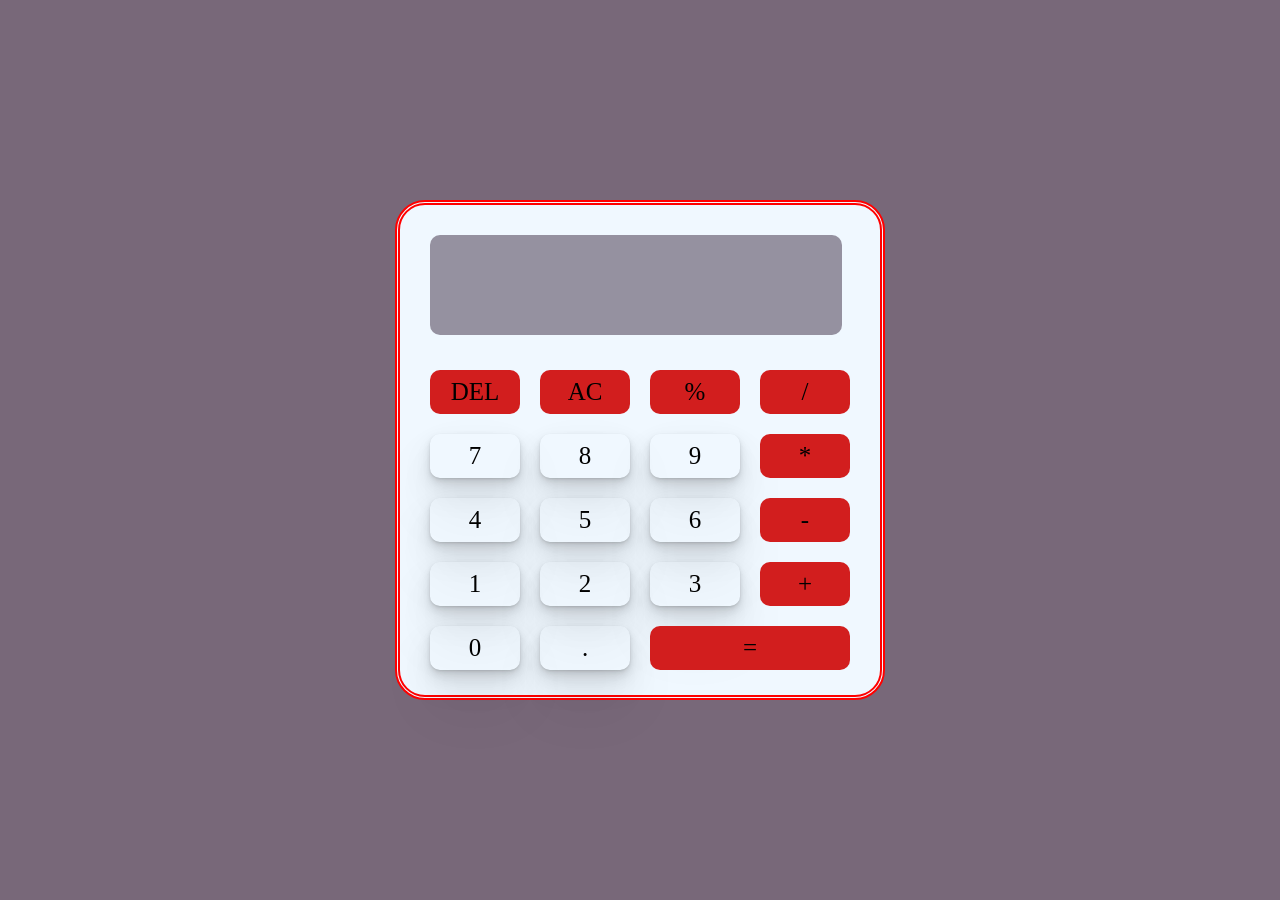
<file: calculator/index.html>
<!DOCTYPE html>
<html lang="en">
<head>
    <meta charset="UTF-8">
    <meta name="viewport" content="width=device-width, initial-scale=1.0">
    <title>day 8</title>
    <link rel="stylesheet" href="style.css">
</head>
<body>
    <div class="container">
 <input type="text" class="inputbox">
 <div class="btn-container">
     <div class="btn1" onclick="deleteData()">DEL</div>
     <divc class="btn1" onclick="clearData()">AC</divc>
   <div class="btn1" onclick="value('%')">%</div>
   <div class="btn1" onclick="value('/')">/</div>
   <div class="btn2" onclick=" value(7)">7</div>
   <div class="btn2" onclick="value(8)">8</div>
   <div class="btn2" onclick="value(9)">9</div>
   <div class="btn1" onclick="value('*')">*</div>
   <div class="btn2" onclick="value(4)">4</div>
   <div class="btn2" onclick="value(5)">5</div>
   <div class="btn2" onclick="value(6)">6</div>
   <div class="btn1" onclick="value('-')">-</div>
   <div class="btn2" onclick="value(1)">1</div>
   <div class="btn2" onclick="value(2)">2</div>
   <div class="btn2" onclick="value(3)">3</div>
   <div class="btn1" onclick="value('+')">+</div>
   <div class="btn2" onclick="value(0)">0</div>
   <div class="btn2" onclick="value('.')">.</div>
   <div class="btn1" onclick="calculate('=') "id="equal">=</div>

 </div>

    </div>
    <script src="script.js"></script>
</body>
</html>
</file>
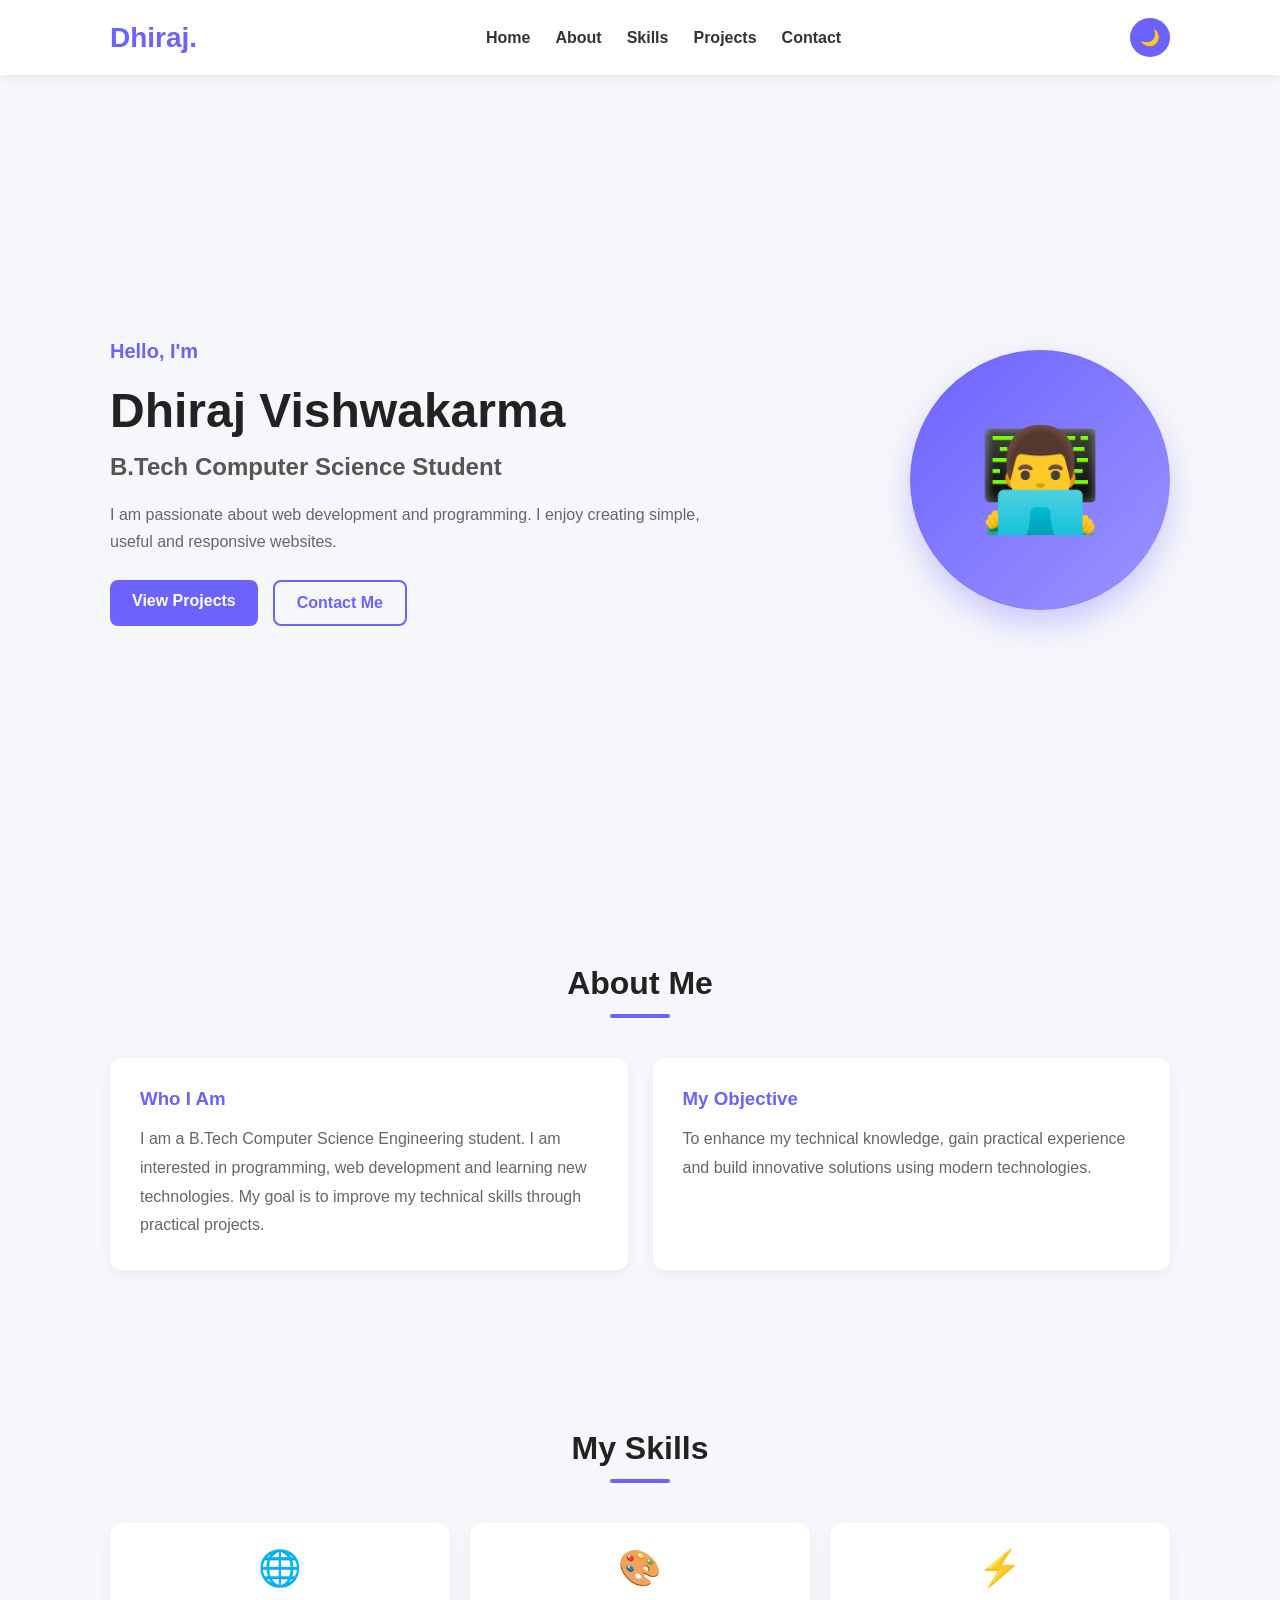
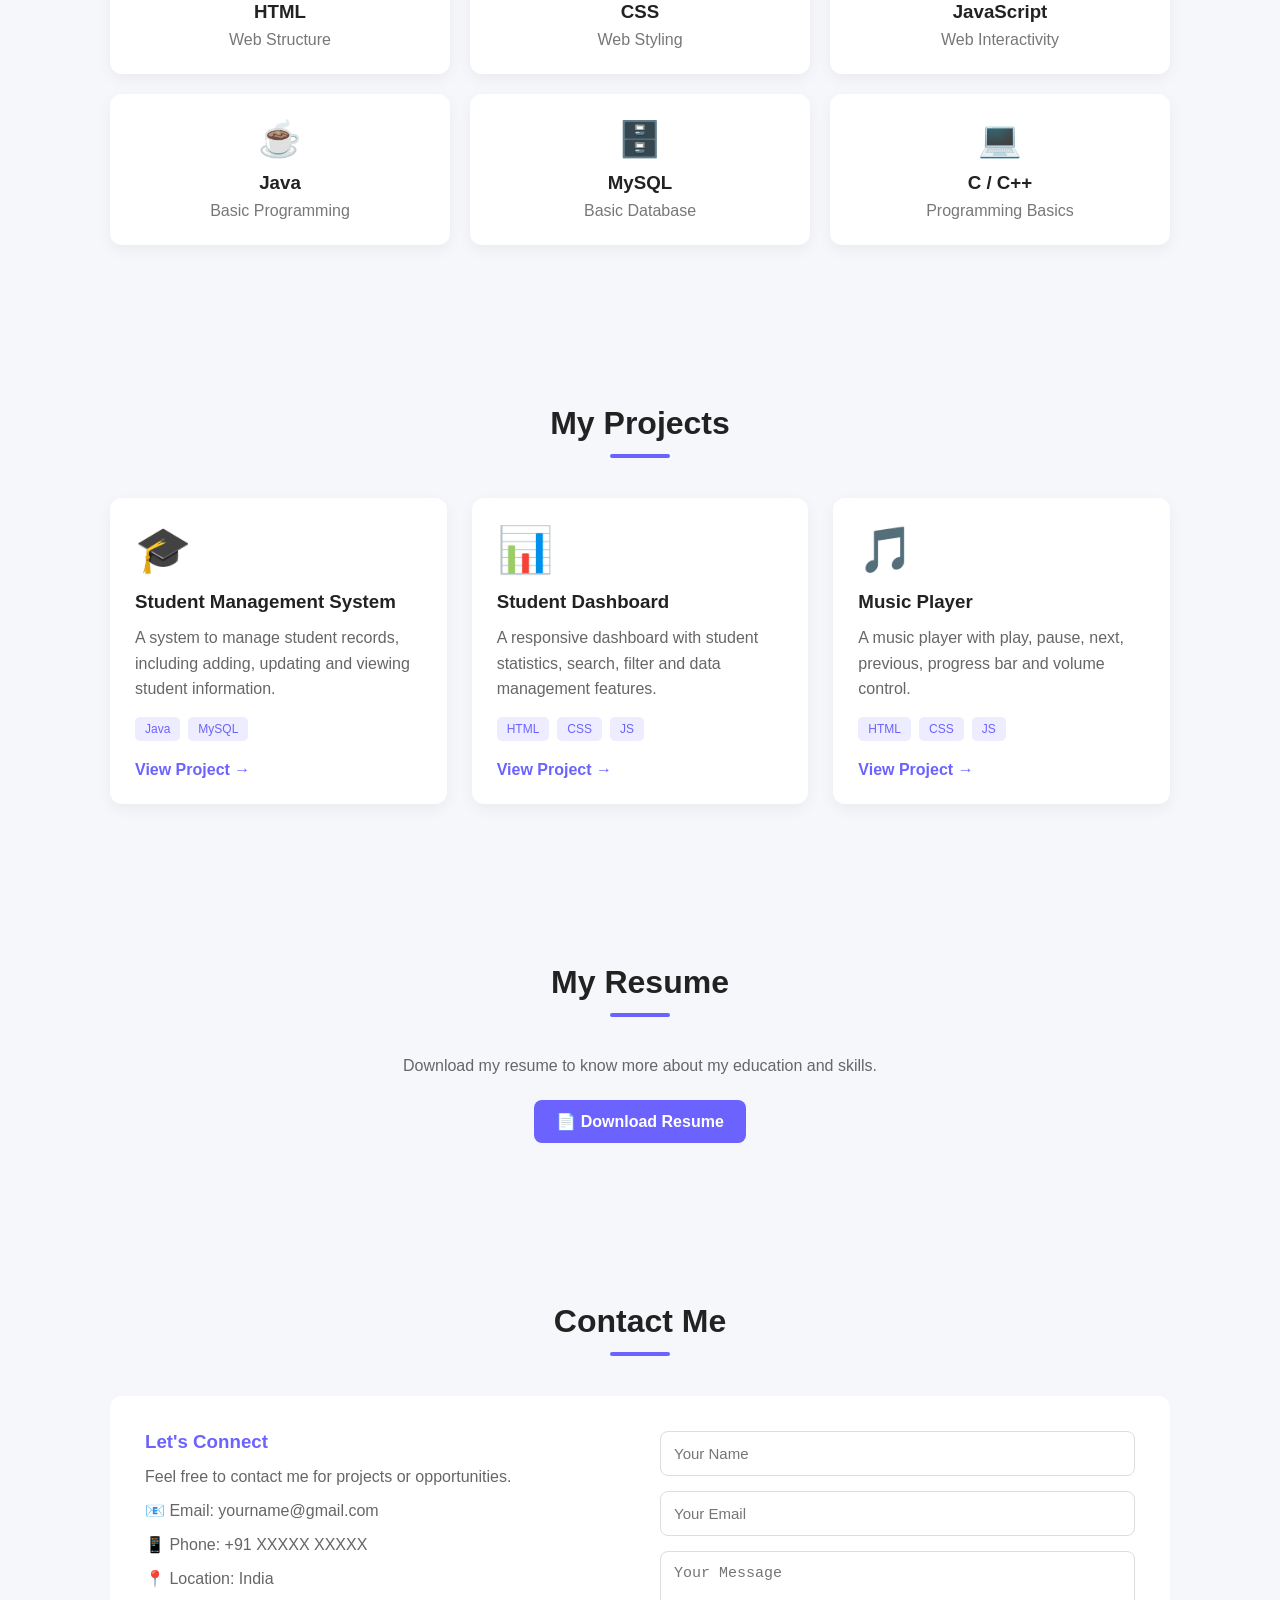
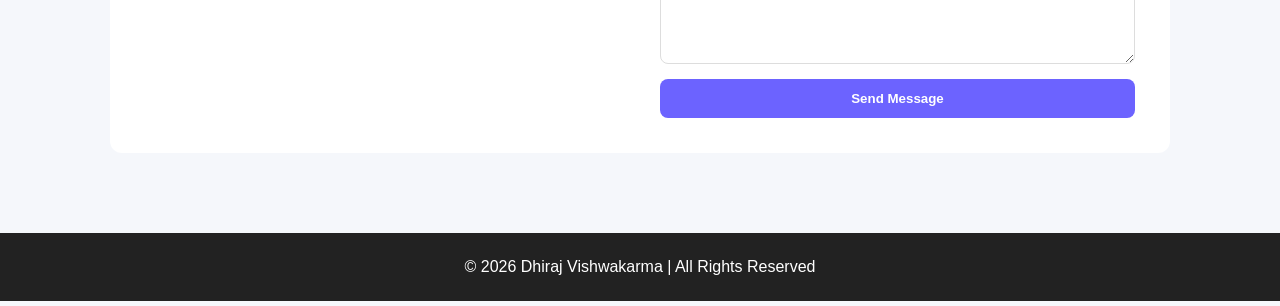
<file: portfollio/index.html>
<!DOCTYPE html>
<html lang="en">
<head>
    <meta charset="UTF-8">
    <meta name="viewport" content="width=device-width, initial-scale=1.0">
    <title>Dhiraj | Portfolio</title>
    <link rel="stylesheet" href="style.css">
</head>
<body>

    <!-- Navbar -->
    <header>
        <nav class="navbar">
            <h2 class="logo">Dhiraj.</h2>

            <ul class="nav-links">
                <li><a href="#home">Home</a></li>
                <li><a href="#about">About</a></li>
                <li><a href="#skills">Skills</a></li>
                <li><a href="#projects">Projects</a></li>
                <li><a href="#contact">Contact</a></li>
            </ul>

            <button id="themeBtn">🌙</button>
        </nav>
    </header>

    <!-- Home -->
    <section id="home" class="hero">
        <div class="hero-text">
            <p>Hello, I'm</p>
            <h1>Dhiraj Vishwakarma</h1>
            <h2>B.Tech Computer Science Student</h2>
            <p>
                I am passionate about web development and programming.
                I enjoy creating simple, useful and responsive websites.
            </p>

            <div class="hero-buttons">
                <a href="#projects" class="btn">View Projects</a>
                <a href="#contact" class="btn outline">Contact Me</a>
            </div>
        </div>

        <div class="hero-image">
            <div class="profile-circle">👨‍💻</div>
        </div>
    </section>

    <!-- About -->
    <section id="about" class="section">
        <h2 class="section-title">About Me</h2>

        <div class="about-content">
            <div class="about-card">
                <h3>Who I Am</h3>
                <p>
                    I am a B.Tech Computer Science Engineering student.
                    I am interested in programming, web development and
                    learning new technologies. My goal is to improve my
                    technical skills through practical projects.
                </p>
            </div>

            <div class="about-card">
                <h3>My Objective</h3>
                <p>
                    To enhance my technical knowledge, gain practical
                    experience and build innovative solutions using
                    modern technologies.
                </p>
            </div>
        </div>
    </section>

    <!-- Skills -->
    <section id="skills" class="section">
        <h2 class="section-title">My Skills</h2>

        <div class="skills-container">
            <div class="skill-card">
                <span>🌐</span>
                <h3>HTML</h3>
                <p>Web Structure</p>
            </div>

            <div class="skill-card">
                <span>🎨</span>
                <h3>CSS</h3>
                <p>Web Styling</p>
            </div>

            <div class="skill-card">
                <span>⚡</span>
                <h3>JavaScript</h3>
                <p>Web Interactivity</p>
            </div>

            <div class="skill-card">
                <span>☕</span>
                <h3>Java</h3>
                <p>Basic Programming</p>
            </div>

            <div class="skill-card">
                <span>🗄️</span>
                <h3>MySQL</h3>
                <p>Basic Database</p>
            </div>

            <div class="skill-card">
                <span>💻</span>
                <h3>C / C++</h3>
                <p>Programming Basics</p>
            </div>
        </div>
    </section>

    <!-- Projects -->
    <section id="projects" class="section">
        <h2 class="section-title">My Projects</h2>

        <div class="projects-container">
            <div class="project-card">
                <div class="project-icon">🎓</div>
                <h3>Student Management System</h3>
                <p>
                    A system to manage student records, including
                    adding, updating and viewing student information.
                </p>
                <div class="project-tags">
                    <span>Java</span>
                    <span>MySQL</span>
                </div>
                <a href="#" class="project-btn">View Project →</a>
            </div>

            <div class="project-card">
                <div class="project-icon">📊</div>
                <h3>Student Dashboard</h3>
                <p>
                    A responsive dashboard with student statistics,
                    search, filter and data management features.
                </p>
                <div class="project-tags">
                    <span>HTML</span>
                    <span>CSS</span>
                    <span>JS</span>
                </div>
                <a href="#" class="project-btn">View Project →</a>
            </div>

            <div class="project-card">
                <div class="project-icon">🎵</div>
                <h3>Music Player</h3>
                <p>
                    A music player with play, pause, next, previous,
                    progress bar and volume control.
                </p>
                <div class="project-tags">
                    <span>HTML</span>
                    <span>CSS</span>
                    <span>JS</span>
                </div>
                <a href="#" class="project-btn">View Project →</a>
            </div>
        </div>
    </section>

    <!-- Resume -->
    <section id="resume" class="section resume-section">
        <h2 class="section-title">My Resume</h2>
        <p>Download my resume to know more about my education and skills.</p>
        <a href="resume.pdf" download class="btn">📄 Download Resume</a>
    </section>

    <!-- Contact -->
    <section id="contact" class="section">
        <h2 class="section-title">Contact Me</h2>

        <div class="contact-container">
            <div class="contact-info">
                <h3>Let's Connect</h3>
                <p>Feel free to contact me for projects or opportunities.</p>
                <p>📧 Email: yourname@gmail.com</p>
                <p>📱 Phone: +91 XXXXX XXXXX</p>
                <p>📍 Location: India</p>
            </div>

            <form id="contactForm">
                <input type="text" id="name" placeholder="Your Name" required>
                <input type="email" id="email" placeholder="Your Email" required>
                <textarea id="message" placeholder="Your Message" rows="5" required></textarea>
                <button type="submit" class="btn">Send Message</button>
            </form>
        </div>
    </section>

    <!-- Footer -->
    <footer>
        <p>© 2026 Dhiraj Vishwakarma | All Rights Reserved</p>
    </footer>

    <script src="script.js"></script>
</body>
</html>
</file>
<file: calculator/style.css>
* {
    padding: 0;
    margin: 0;
    box-sizing: border-box;
}

body {
    display: grid;
    height: 100vh;
    width: 100wh;
    place-items: center;
    background-color: rgb(120, 104, 121);
}

.container {
    height: 500px;
    width: 490px;
    border: 5px double red;
    border-radius: 30px;
    padding: 30px;
    background-color: aliceblue;
}

input {
    height: 100px;
    width: 98%;
    font-size: 60px;
    text-align: right;
    border-radius: 10px;
    background-color: rgb(149, 145, 160);
    border: none;
    outline: none;
    padding: 10px;
}

.btn-container {
    width: 100%;
    height: 300px;
    display: grid;
    grid-template-columns: repeat(4, 1fr);
    grid-template-rows: repeat(5, 1fr);
    margin-top: 35px;
    gap: 20px;
}

.btn1 {
    background-color: rgb(210, 30, 30);
    display: flex;
    align-items: center;
    justify-content: center;
    border-radius: 10px;
    font-size: 25px;
    cursor: pointer;
}

.btn2 {
     display: flex;
    align-items: center;
    justify-content: center;
    border-radius: 10px;
    font-size: 25px;
    cursor: pointer;
    box-shadow: rgba(0, 0, 0, 0.07) 0px 1px 2px, rgba(0, 0, 0, 0.07) 0px 2px 4px, rgba(0, 0, 0, 0.07) 0px 4px 8px, rgba(0, 0, 0, 0.07) 0px 8px 16px, rgba(0, 0, 0, 0.07) 0px 16px 32px, rgba(0, 0, 0, 0.07) 0px 32px 64px;
}
.btn1:hover,.btn2:hover{
    background-color: rgb(161, 144, 122);
}

#equal{
    grid-column-start: 3;
    grid-column-end: 5;
}
</file>
<file: portfollio/style.css>
* {
    margin: 0;
    padding: 0;
    box-sizing: border-box;
    scroll-behavior: smooth;
}

body {
    font-family: Arial, sans-serif;
    background: #f5f7fb;
    color: #222;
    transition: 0.3s;
}

header {
    background: white;
    box-shadow: 0 2px 10px rgba(0,0,0,0.08);
    position: sticky;
    top: 0;
    z-index: 100;
}

.navbar {
    max-width: 1100px;
    margin: auto;
    padding: 18px 20px;
    display: flex;
    justify-content: space-between;
    align-items: center;
}

.logo {
    color: #6c63ff;
    font-size: 28px;
}

.nav-links {
    display: flex;
    list-style: none;
    gap: 25px;
}

.nav-links a {
    text-decoration: none;
    color: #333;
    font-weight: bold;
    transition: 0.3s;
}

.nav-links a:hover {
    color: #6c63ff;
}

#themeBtn {
    border: none;
    background: #6c63ff;
    color: white;
    padding: 10px;
    border-radius: 50%;
    cursor: pointer;
    font-size: 16px;
}

.hero {
    max-width: 1100px;
    min-height: 90vh;
    margin: auto;
    padding: 60px 20px;
    display: flex;
    justify-content: space-between;
    align-items: center;
    gap: 40px;
}

.hero-text {
    max-width: 600px;
    animation: slideIn 1s ease;
}

.hero-text > p:first-child {
    color: #6c63ff;
    font-size: 20px;
    font-weight: bold;
}

.hero h1 {
    font-size: 48px;
    margin: 15px 0;
}

.hero h2 {
    color: #555;
    margin-bottom: 20px;
}

.hero-text p {
    line-height: 1.7;
    color: #666;
}

.hero-buttons {
    margin-top: 25px;
    display: flex;
    gap: 15px;
}

.btn {
    display: inline-block;
    padding: 12px 22px;
    background: #6c63ff;
    color: white;
    text-decoration: none;
    border-radius: 8px;
    border: none;
    cursor: pointer;
    font-weight: bold;
    transition: 0.3s;
}

.btn:hover {
    background: #5148d9;
    transform: translateY(-3px);
}

.outline {
    background: transparent;
    color: #6c63ff;
    border: 2px solid #6c63ff;
}

.outline:hover {
    color: white;
}

.hero-image {
    display: flex;
    justify-content: center;
    align-items: center;
}

.profile-circle {
    width: 260px;
    height: 260px;
    border-radius: 50%;
    background: linear-gradient(135deg, #6c63ff, #9b94ff);
    display: flex;
    justify-content: center;
    align-items: center;
    font-size: 100px;
    box-shadow: 0 15px 30px rgba(108,99,255,0.3);
    animation: float 3s infinite ease-in-out;
}

.section {
    max-width: 1100px;
    margin: auto;
    padding: 80px 20px;
}

.section-title {
    text-align: center;
    font-size: 32px;
    margin-bottom: 40px;
    color: #222;
}

.section-title::after {
    content: "";
    display: block;
    width: 60px;
    height: 4px;
    background: #6c63ff;
    margin: 12px auto;
    border-radius: 5px;
}

.about-content {
    display: grid;
    grid-template-columns: 1fr 1fr;
    gap: 25px;
}

.about-card {
    background: white;
    padding: 30px;
    border-radius: 12px;
    box-shadow: 0 5px 15px rgba(0,0,0,0.05);
    transition: 0.3s;
}

.about-card:hover {
    transform: translateY(-5px);
}

.about-card h3 {
    color: #6c63ff;
    margin-bottom: 15px;
}

.about-card p {
    line-height: 1.8;
    color: #666;
}

.skills-container {
    display: grid;
    grid-template-columns: repeat(3, 1fr);
    gap: 20px;
}

.skill-card {
    background: white;
    padding: 25px;
    text-align: center;
    border-radius: 12px;
    transition: 0.3s;
    box-shadow: 0 5px 15px rgba(0,0,0,0.05);
}

.skill-card:hover {
    transform: translateY(-8px);
    box-shadow: 0 10px 20px rgba(108,99,255,0.15);
}

.skill-card span {
    font-size: 35px;
}

.skill-card h3 {
    margin: 12px 0 8px;
}

.skill-card p {
    color: #777;
}

.projects-container {
    display: grid;
    grid-template-columns: repeat(3, 1fr);
    gap: 25px;
}

.project-card {
    background: white;
    padding: 25px;
    border-radius: 12px;
    box-shadow: 0 5px 15px rgba(0,0,0,0.05);
    transition: 0.3s;
}

.project-card:hover {
    transform: translateY(-8px);
    box-shadow: 0 10px 25px rgba(108,99,255,0.15);
}

.project-icon {
    font-size: 45px;
    margin-bottom: 15px;
}

.project-card h3 {
    margin-bottom: 12px;
}

.project-card p {
    color: #666;
    line-height: 1.6;
    margin-bottom: 15px;
}

.project-tags {
    display: flex;
    flex-wrap: wrap;
    gap: 8px;
    margin-bottom: 20px;
}

.project-tags span {
    background: #eeedff;
    color: #6c63ff;
    padding: 5px 10px;
    border-radius: 5px;
    font-size: 12px;
}

.project-btn {
    color: #6c63ff;
    text-decoration: none;
    font-weight: bold;
}

.resume-section {
    text-align: center;
}

.resume-section p {
    margin-bottom: 25px;
    color: #666;
}

.contact-container {
    display: grid;
    grid-template-columns: 1fr 1fr;
    gap: 40px;
    background: white;
    padding: 35px;
    border-radius: 12px;
}

.contact-info h3 {
    margin-bottom: 15px;
    color: #6c63ff;
}

.contact-info p {
    margin: 15px 0;
    color: #666;
}

form {
    display: flex;
    flex-direction: column;
    gap: 15px;
}

form input,
form textarea {
    width: 100%;
    padding: 13px;
    border: 1px solid #ddd;
    border-radius: 8px;
    font-size: 15px;
    outline: none;
}

form input:focus,
form textarea:focus {
    border-color: #6c63ff;
}

form textarea {
    resize: vertical;
}

footer {
    text-align: center;
    padding: 25px;
    background: #222;
    color: white;
}

/* Dark Mode */
body.dark {
    background: #121212;
    color: white;
}

body.dark header,
body.dark .about-card,
body.dark .skill-card,
body.dark .project-card,
body.dark .contact-container {
    background: #1e1e1e;
}

body.dark .nav-links a,
body.dark .section-title,
body.dark .hero h1,
body.dark .about-card p,
body.dark .project-card p,
body.dark .hero-text p,
body.dark .resume-section p,
body.dark .contact-info p {
    color: #ddd;
}

body.dark .hero h2 {
    color: #bbb;
}

body.dark form input,
body.dark form textarea {
    background: #2b2b2b;
    color: white;
    border-color: #444;
}

@keyframes slideIn {
    from {
        opacity: 0;
        transform: translateX(-40px);
    }
    to {
        opacity: 1;
        transform: translateX(0);
    }
}

@keyframes float {
    0%, 100% {
        transform: translateY(0);
    }
    50% {
        transform: translateY(-15px);
    }
}

/* Responsive Design */
@media (max-width: 768px) {
    .navbar {
        flex-direction: column;
        gap: 15px;
    }

    .nav-links {
        gap: 12px;
        flex-wrap: wrap;
        justify-content: center;
    }

    .hero {
        flex-direction: column-reverse;
        text-align: center;
        padding-top: 40px;
    }

    .hero h1 {
        font-size: 35px;
    }

    .hero-buttons {
        justify-content: center;
    }

    .profile-circle {
        width: 200px;
        height: 200px;
        font-size: 75px;
    }

    .about-content,
    .contact-container {
        grid-template-columns: 1fr;
    }

    .skills-container {
        grid-template-columns: repeat(2, 1fr);
    }

    .projects-container {
        grid-template-columns: 1fr;
    }
}

@media (max-width: 450px) {
    .skills-container {
        grid-template-columns: 1fr;
    }

    .hero h1 {
        font-size: 28px;
    }
}
</file>
